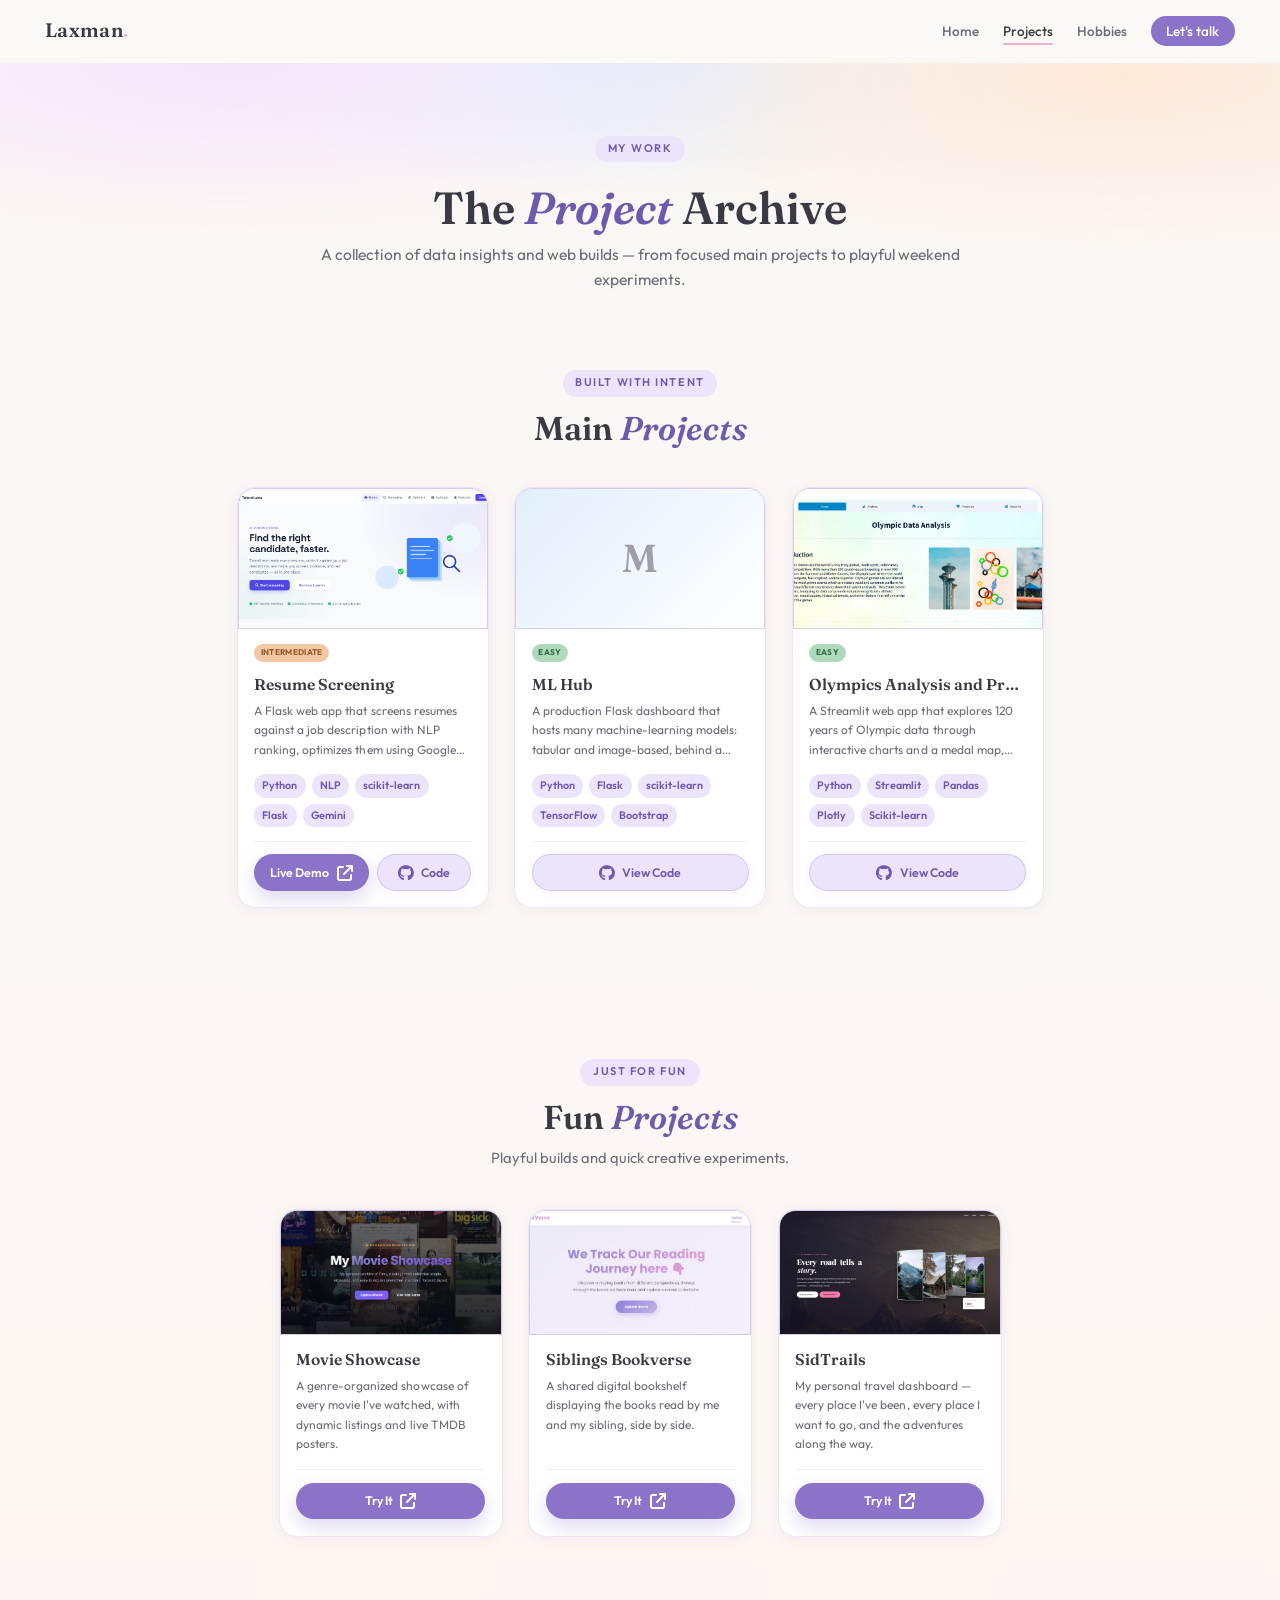
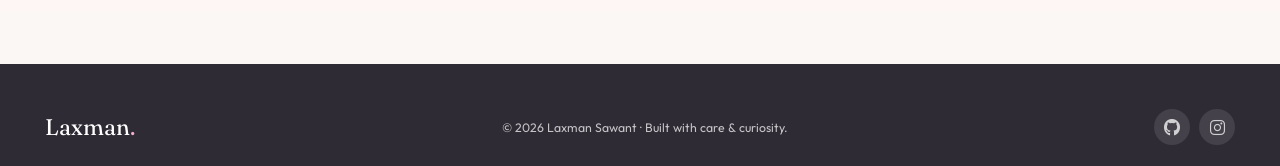
<file: projects.html>
<!DOCTYPE html>
<html lang="en">
<head>
  <meta charset="UTF-8" />
  <meta name="viewport" content="width=device-width, initial-scale=1.0" />
  <title>Projects · Laxman Sawant</title>
  <link rel="preconnect" href="https://fonts.googleapis.com">
  <link rel="preconnect" href="https://fonts.gstatic.com" crossorigin>
  <link rel="preconnect" href="https://cdnjs.cloudflare.com" crossorigin>
  <link href="https://fonts.googleapis.com/css2?family=Fraunces:ital,opsz,wght@0,9..144,400..600;1,9..144,400..600&family=Outfit:wght@300;400;500;600;700&display=swap" rel="stylesheet">
  <link rel="stylesheet" href="https://cdnjs.cloudflare.com/ajax/libs/font-awesome/6.7.2/css/all.min.css">
  <link rel="stylesheet" href="css/style.css" />
  <link rel="stylesheet" href="css/projects.css" />
</head>
<body>

  <nav class="navbar" id="navbar">
    <div class="nav-inner">
      <a href="index.html" class="nav-logo">Laxman<span>.</span></a>
      <button class="hamburger" id="hamburger" aria-label="Menu"><span></span><span></span><span></span></button>
      <ul class="nav-links" id="navLinks">
        <li><a href="index.html">Home</a></li>
        <li><a href="projects.html" class="active">Projects</a></li>
        <li><a href="hobbies.html">Hobbies</a></li>
        <li><a href="index.html#contact" class="nav-cta">Let's talk</a></li>
      </ul>
    </div>
  </nav>

  <header class="page-hero">
    <div class="shell">
      <span class="eyebrow">My work</span>
      <h1 class="page-title">The <em>Project</em> Archive</h1>
      <p class="page-desc">A collection of data insights and web builds — from focused main projects to playful weekend experiments.</p>
    </div>
  </header>

  <main>
    <!-- main projects -->
    <section class="section" id="main-projects">
      <div class="shell-fluid">
        <div class="section-head reveal">
          <span class="eyebrow">Built with intent</span>
          <h2 class="section-title">Main <em>Projects</em></h2>
        </div>
        <div class="projects-grid" id="mainProjectsGrid"></div>
      </div>
    </section>

    <!-- fun projects -->
    <section class="section fun-section" id="fun-projects">
      <div class="shell-fluid">
        <div class="section-head reveal">
          <span class="eyebrow">Just for fun</span>
          <h2 class="section-title">Fun <em>Projects</em></h2>
          <p class="section-sub">Playful builds and quick creative experiments.</p>
        </div>
        <div class="projects-grid fun-grid" id="funProjectsGrid"></div>
      </div>
    </section>
  </main>

  <footer class="footer">
    <div class="shell">
      <div class="footer-bottom" style="border:none;">
        <span class="footer-logo">Laxman<span>.</span></span>
        <p>© 2026 Laxman Sawant · Built with care &amp; curiosity.</p>
        <div class="social-icons">
          <a class="social-icon" href="https://github.com/LaxmanSidhu" target="_blank" rel="noopener" aria-label="GitHub"><i class="fa-brands fa-github"></i></a>
          <a class="social-icon" href="https://www.instagram.com/sawant_sidhu/" target="_blank" rel="noopener" aria-label="Instagram"><i class="fa-brands fa-instagram"></i></a>
        </div>
      </div>
    </div>
  </footer>

  <!-- Markup templates: the project cards and modal are built from these -->
  <template id="tpl-project-card">
    <article class="project-card reveal" tabindex="0" role="button">
      <div class="card-thumb"></div>
      <div class="card-body">
        <span class="card-badge"></span>
        <h3 class="card-title"></h3>
        <p class="card-desc"></p>
        <div class="card-tech"></div>
        <div class="card-actions"></div>
      </div>
    </article>
  </template>

  <template id="tpl-thumb-img"><img loading="lazy" decoding="async"></template>
  <template id="tpl-thumb-placeholder"><div class="thumb-placeholder"><span></span></div></template>
  <template id="tpl-badge"><span class="card-badge"></span></template>
  <template id="tpl-tag"><span></span></template>

  <template id="tpl-btn-demo">
    <a class="btn btn-primary" target="_blank" rel="noopener"><span class="btn-label"></span> <i class="fa-solid fa-arrow-up-right-from-square"></i></a>
  </template>
  <template id="tpl-btn-code">
    <a class="btn btn-outline" target="_blank" rel="noopener"><i class="fa-brands fa-github"></i> <span class="btn-label"></span></a>
  </template>

  <template id="tpl-empty-note">
    <p class="empty-note">No projects added yet — open <code>js/config/projects-config.js</code> to add one.</p>
  </template>

  <template id="tpl-project-modal">
    <div class="pm-overlay" role="dialog" aria-modal="true" aria-labelledby="pmTitle">
      <div class="pm-dialog">
        <button class="pm-close" aria-label="Close"><i class="fa-solid fa-xmark"></i></button>
        <div class="pm-scroll">
          <div class="pm-thumb"></div>
          <div class="pm-body">
            <div class="pm-badge"></div>
            <h2 class="pm-title" id="pmTitle"></h2>
            <p class="pm-shortdesc"></p>
            <div class="pm-tech"></div>
            <div class="pm-longdesc"></div>
            <div class="pm-actions"></div>
          </div>
        </div>
        <div class="pm-scrollhint" aria-hidden="true"><i class="fa-solid fa-angles-down"></i></div>
      </div>
    </div>
  </template>

  <script defer src="js/main/main.js"></script>
  <script defer src="js/config/projects-config.js"></script>
  <script defer src="js/main/projects-render.js"></script>
</body>
</html>
</file>
<file: css/style.css>
/* style.css — shared design system */

:root {
  /* — Pastel palette (soft, multi-shade) — */
  --bg:           #fbf7f4;   /* warm blush-cream */
  --bg-2:         #f6f1fa;   /* faint lilac tint for alt sections */
  --surface:      #ffffff;

  --blush:        #fce4ee;   --blush-deep:   #f3aecb;
  --rose:         #fde1e8;   --rose-deep:    #f2a3b8;
  --peach:        #fde9da;   --peach-deep:   #f1bd95;
  --butter:       #fcf3d6;   --butter-deep:  #e9cd86;
  --sage:         #dff2e6;   --sage-deep:    #9fd6b3;
  --mint:         #d8f1ec;   --mint-deep:    #93d3c6;
  --sky:          #e1eefb;   --sky-deep:     #a3cbed;
  --lavender:     #ece4fb;   --lavender-deep:#c3aef0;
  --lilac:        #f3e6fb;   --lilac-deep:   #d6a8ec;

  --plum:         #8a73c9;   /* primary accent (muted) */
  --plum-deep:    #6f59ad;

  /* — Ink — */
  --text:         #3a3a44;
  --text-soft:    #6b6b78;
  --text-faint:   #9a9aa6;
  --line:         rgba(60, 50, 70, 0.08);

  /* — Form — */
  --radius:       18px;
  --radius-sm:    12px;
  --radius-pill:  999px;
  --shadow-sm:    0 2px 14px rgba(90, 70, 90, 0.06);
  --shadow:       0 14px 40px rgba(90, 70, 90, 0.09);
  --nav-h:        62px;
  --maxw:         1340px;   /* global content cap — centered on large screens */

  /* — Type — */
  --font-display: 'Fraunces', Georgia, 'Times New Roman', serif;
  --font-body:    'Outfit', -apple-system, BlinkMacSystemFont, sans-serif;

  /* base size kept modest so nothing looks "zoomed in" at 100% */
  font-size: 15px;
}

*, *::before, *::after { box-sizing: border-box; margin: 0; padding: 0; }

html { scroll-behavior: smooth; }
section[id], header[id] { scroll-margin-top: 76px; }

body {
  font-family: var(--font-body);
  background: var(--bg);
  color: var(--text);
  line-height: 1.6;
  overflow-x: hidden;
  -webkit-font-smoothing: antialiased;
}

img, video { display: block; max-width: 100%; }

a { color: inherit; }

/* — content shell: centered, capped on large screens, padded — */
.shell { width: 100%; max-width: var(--maxw); margin-inline: auto; padding-inline: clamp(1.1rem, 5vw, 3rem); }

/* — fluid shell: full width, no cap (for card grids that should fill the screen) — */
.shell-fluid { width: 100%; padding-inline: clamp(1.1rem, 5vw, 3rem); }

/* — opt-in narrower caps for single-column blocks — */
.constrain { max-width: 760px; margin-inline: auto; }
.constrain-wide { max-width: 980px; margin-inline: auto; }

/* — shared inner page header (Projects / Hobbies) — */
.page-hero {
  position: relative; overflow: hidden; text-align: center;
  padding: clamp(3rem, 7vw, 4.8rem) 0 clamp(2.4rem, 5vw, 3.4rem);
  background:
    radial-gradient(80% 120% at 18% 0%, var(--lilac) 0%, transparent 55%),
    radial-gradient(80% 120% at 88% 5%, var(--peach) 0%, transparent 55%),
    radial-gradient(70% 120% at 50% 0%, var(--sky) 0%, transparent 45%),
    var(--bg);
}
.page-hero .shell { max-width: 760px; }
.page-title {
  font-family: var(--font-display); font-weight: 600;
  font-size: clamp(2rem, 5vw, 3rem); line-height: 1.08; margin: .55rem 0 .6rem;
}
.page-title em { font-style: italic; color: var(--plum-deep); }
.page-desc { color: var(--text-soft); font-size: 1.04rem; line-height: 1.6; }

/* Buttons */
.btn {
  display: inline-flex; align-items: center; justify-content: center; gap: 0.5rem;
  padding: 0.62rem 1.3rem; border-radius: var(--radius-pill);
  font-family: var(--font-body); font-weight: 600; font-size: 0.9rem;
  text-decoration: none; cursor: pointer; border: 1.5px solid transparent;
  transition: transform .25s ease, box-shadow .25s ease, background .25s ease, color .25s ease;
  white-space: nowrap;
}
.btn i { font-size: 16px; }
.btn-primary { background: var(--plum); color: #fff; box-shadow: 0 8px 20px rgba(138,115,201,.28); }
.btn-primary:hover { background: var(--plum-deep); transform: translateY(-2px); box-shadow: 0 12px 26px rgba(138,115,201,.36); }
.btn-soft { background: var(--surface); color: var(--plum-deep); box-shadow: var(--shadow-sm); }
.btn-soft:hover { transform: translateY(-2px); box-shadow: var(--shadow); }
.btn-outline { background: transparent; border-color: var(--line); color: var(--text); }
.btn-outline:hover { border-color: var(--plum); color: var(--plum-deep); transform: translateY(-2px); }
.btn-sm { padding: 0.5rem 1rem; font-size: 0.82rem; }
.btn-block { width: 100%; }

/* Navbar */
.navbar {
  position: sticky; top: 0; z-index: 900;
  background: rgba(251, 249, 246, 0.82);
  -webkit-backdrop-filter: blur(12px); backdrop-filter: blur(12px);
  border-bottom: 1px solid transparent;
  transition: border-color .3s, box-shadow .3s, background .3s;
}
.navbar.scrolled {
  border-bottom-color: var(--line);
  box-shadow: 0 6px 24px rgba(90,70,90,.06);
  background: rgba(251, 249, 246, 0.94);
}
.nav-inner {
  height: var(--nav-h); display: flex; align-items: center; justify-content: space-between;
  width: 100%; max-width: var(--maxw); margin-inline: auto;
  padding-inline: clamp(1.1rem, 5vw, 3rem);
}
.nav-logo {
  font-family: var(--font-display); font-weight: 600; font-size: 1.3rem;
  letter-spacing: .3px; color: var(--text); text-decoration: none;
}
.nav-logo span { color: var(--blush-deep); }
.nav-links { display: flex; align-items: center; gap: 1.6rem; list-style: none; }
.nav-links a {
  position: relative; font-size: 0.9rem; font-weight: 500;
  color: var(--text-soft); text-decoration: none; transition: color .22s;
}
.nav-links a::after {
  content: ''; position: absolute; left: 0; right: 0; bottom: -5px; height: 2px;
  background: var(--blush-deep); border-radius: 2px; transform: scaleX(0);
  transform-origin: left; transition: transform .25s;
}
.nav-links a:hover, .nav-links a.active { color: var(--text); }
.nav-links a:hover::after, .nav-links a.active::after { transform: scaleX(1); }
.nav-cta {
  background: var(--plum); color: #fff !important; padding: 0.42rem 1.05rem;
  border-radius: var(--radius-pill);
}
.nav-cta::after { display: none !important; }
.nav-cta:hover { background: var(--plum-deep); }

.hamburger { display: none; flex-direction: column; gap: 5px; background: none; border: none; cursor: pointer; padding: 5px; }
.hamburger span { display: block; width: 23px; height: 2px; background: var(--text); border-radius: 2px; transition: .3s; }
.hamburger.active span:nth-child(1) { transform: translateY(7px) rotate(45deg); }
.hamburger.active span:nth-child(2) { opacity: 0; }
.hamburger.active span:nth-child(3) { transform: translateY(-7px) rotate(-45deg); }

/* Section headers */
.section { padding-block: clamp(3rem, 7vw, 5rem); }
.section-head { text-align: center; margin-bottom: 2.6rem; }
.eyebrow {
  display: inline-block; font-size: 0.74rem; font-weight: 600; letter-spacing: .14em;
  text-transform: uppercase; color: var(--plum-deep);
  background: var(--lavender); padding: 0.3rem 0.85rem; border-radius: var(--radius-pill);
  margin-bottom: 0.9rem;
}
.section-title {
  font-family: var(--font-display); font-weight: 600;
  font-size: clamp(1.6rem, 3.4vw, 2.2rem); line-height: 1.15; color: var(--text);
}
.section-title em { font-style: italic; color: var(--plum-deep); }
.section-sub { color: var(--text-soft); margin-top: 0.6rem; font-size: 0.98rem; }

/* Footer */
.footer { background: #2f2b35; color: rgba(255,255,255,.72); padding-block: 3rem 1.4rem; margin-top: 3.5rem; }
.footer-top {
  display: flex; flex-wrap: wrap; gap: 2rem 3rem; align-items: flex-start;
  justify-content: space-between; padding-bottom: 2rem;
  border-bottom: 1px solid rgba(255,255,255,.1); margin-bottom: 1.4rem;
}
.footer-brand { max-width: 320px; }
.footer-logo { font-family: var(--font-display); font-size: 1.5rem; color: #fff; }
.footer-logo span { color: var(--blush-deep); }
.footer-brand p { margin-top: .6rem; font-size: .9rem; line-height: 1.6; }
.footer-col h4 { color: #fff; font-size: .82rem; letter-spacing: .08em; text-transform: uppercase; margin-bottom: .85rem; }
.footer-col ul { list-style: none; display: flex; flex-direction: column; gap: .55rem; }
.footer-col a { color: rgba(255,255,255,.62); text-decoration: none; font-size: .9rem; transition: color .2s; }
.footer-col a:hover { color: var(--blush-deep); }
.footer-bottom { display: flex; flex-wrap: wrap; gap: 1rem; align-items: center; justify-content: space-between; font-size: .82rem; }
.social-icons { display: flex; gap: .6rem; }
.social-icon {
  width: 36px; height: 36px; border-radius: 50%; background: rgba(255,255,255,.1);
  display: flex; align-items: center; justify-content: center; color: rgba(255,255,255,.75);
  text-decoration: none; transition: .25s;
}
.social-icon i { font-size: 17px; }
.social-icon:hover { background: var(--blush-deep); color: #2f2b35; transform: translateY(-2px); }

/* Scroll reveal */
/* Hidden only once JS marks the page ready, so content shows if JS is off */
.reveal { transition: opacity .6s ease, transform .6s ease; }
html.reveal-on .reveal { opacity: 0; transform: translateY(22px); }
html.reveal-on .reveal.visible { opacity: 1; transform: none; }
@media (prefers-reduced-motion: reduce) {
  html.reveal-on .reveal { opacity: 1; transform: none; }
}

/* Responsive nav */
@media (max-width: 720px) {
  .hamburger { display: flex; }
  .nav-links {
    display: none; position: absolute; top: var(--nav-h); left: 0; right: 0;
    flex-direction: column; align-items: flex-start; gap: 1.1rem;
    padding: 1.3rem clamp(1.1rem, 5vw, 4rem) 1.6rem;
    background: rgba(251,249,246,.98); backdrop-filter: blur(12px);
    border-bottom: 1px solid var(--line); box-shadow: var(--shadow);
  }
  .nav-links.open { display: flex; }
  .nav-cta { width: 100%; text-align: center; }
}

/* Responsive section heads */
/* On phones, shrink the eyebrow/title/sub a touch and keep the pill on one line */
@media (max-width: 560px) {
  .section-head { margin-bottom: 1.9rem; }
  .eyebrow {
    font-size: .64rem; letter-spacing: .1em;
    padding: .26rem .7rem; margin-bottom: .7rem;
    white-space: nowrap;
  }
  .section-title { font-size: clamp(1.35rem, 6vw, 1.65rem); }
  .section-sub { font-size: .9rem; margin-top: .5rem; }
}

/* Responsive footer */
@media (max-width: 640px) {
  .footer-top { flex-flow: row wrap; align-items: flex-start; text-align: center; gap: 1.8rem 0; }
  .footer-brand { flex: 1 1 100%; max-width: none; }
  .footer-brand p { margin-inline: auto; }
  .footer-col { flex: 1 1 50%; max-width: 50%; text-align: center; }
  .footer-col ul { align-items: center; }
  .footer-bottom { flex-direction: column; justify-content: center; text-align: center; gap: .85rem; }
  .social-icons { justify-content: center; }
}
</file>
<file: css/projects.css>
/* projects.css — projects page */

/* Page header to first section spacing */
.page-hero { padding-bottom: clamp(1.2rem, 2.5vw, 1.8rem); }
#main-projects { padding-top: clamp(2.2rem, 4.5vw, 3.4rem); }

/* — grids: centered, cards keep a comfortable size — */
.projects-grid {
  display: flex; flex-wrap: wrap; justify-content: center; gap: 1.7rem;
}
.project-card {
  flex: 0 1 252px;
  background: var(--surface); border: 1.5px solid var(--lavender); border-radius: var(--radius);
  overflow: hidden; display: flex; flex-direction: column; box-shadow: var(--shadow-sm);
  transition: transform .35s cubic-bezier(.2,.7,.3,1), box-shadow .35s, border-color .35s;
}
.fun-grid .project-card { flex: 0 1 224px; }
.project-card:hover { transform: translateY(-8px); box-shadow: var(--shadow); border-color: var(--lavender-deep); }

.card-thumb {
  position: relative; aspect-ratio: 16 / 9; overflow: hidden; background: var(--lavender);
  border: 1px solid rgba(60, 50, 70, .12);
  border-top-left-radius: calc(var(--radius) - 1.5px);
  border-top-right-radius: calc(var(--radius) - 1.5px);
}
.card-thumb img { width: 100%; height: 100%; object-fit: cover; transition: transform .55s ease; }
.project-card:hover .card-thumb img { transform: scale(1.07); }

/* Pastel placeholder when a project has no thumbnail */
.thumb-placeholder {
  width: 100%; height: 100%; display: flex; align-items: center; justify-content: center;
  transition: transform .55s ease;
}
.project-card:hover .thumb-placeholder { transform: scale(1.05); }
.thumb-placeholder span {
  font-family: var(--font-display); font-size: 2.6rem; font-weight: 600; color: rgba(60,50,70,.45);
}
.tone-blush { background: linear-gradient(135deg, var(--blush), #fff); }
.tone-sky { background: linear-gradient(135deg, var(--sky), #fff); }
.tone-sage { background: linear-gradient(135deg, var(--sage), #fff); }
.tone-peach { background: linear-gradient(135deg, var(--peach), #fff); }
.tone-lilac { background: linear-gradient(135deg, var(--lilac), #fff); }
.tone-mint { background: linear-gradient(135deg, var(--mint), #fff); }
.tone-butter { background: linear-gradient(135deg, var(--butter), #fff); }
.tone-rose { background: linear-gradient(135deg, var(--rose), #fff); }

.card-badge {
  position: absolute; top: 11px; left: 11px; font-size: .55rem; font-weight: 700;
  letter-spacing: .04em; text-transform: uppercase; padding: .16rem .45rem;
  border-radius: var(--radius-pill); backdrop-filter: blur(4px);
}
.badge-easy         { background: rgba(169,214,182,.92); color: #2f6b46; }
.badge-intermediate { background: rgba(243,195,156,.92); color: #95592a; }
.badge-difficult    { background: rgba(246,160,170,.92); color: #9c3340; }

/* Badge sits inside the body, so reset the overlay styling to an inline pill */
.card-body .card-badge,
.pm-badge .card-badge {
  position: static; display: inline-flex; align-self: flex-start;
  backdrop-filter: none; margin-bottom: .85rem;
}
.pm-badge { display: flex; }

.card-body { padding: 1rem 1.1rem 1.1rem; display: flex; flex-direction: column; flex: 1; }
.card-title {
  font-family: var(--font-display); font-weight: 600; font-size: 1.05rem; line-height: 1.3;
  white-space: nowrap; overflow: hidden; text-overflow: ellipsis;
  margin-bottom: .4rem;
}
.card-desc {
  font-size: .8rem; color: var(--text-soft); line-height: 1.62; letter-spacing: .002em;
  margin-bottom: 1rem;
  /* Fixed 3-line height so the tag row sits at the same place on every card */
  display: -webkit-box; -webkit-line-clamp: 3; -webkit-box-orient: vertical;
  overflow: hidden; min-height: 3.9rem;
}
/* Fun cards have no keyword chips, so the description gets a roomier 4-line area. */
.fun-card .card-desc { -webkit-line-clamp: 4; min-height: 5.2rem; }
.card-tech { display: flex; flex-wrap: wrap; gap: .4rem; margin-bottom: .9rem; }
.card-tech span {
  font-size: .72rem; font-weight: 600; color: var(--plum-deep);
  background: var(--lavender); padding: .2rem .55rem; border-radius: var(--radius-pill);
}
.card-actions {
  display: flex; gap: .55rem; margin-top: auto;
  padding-top: .85rem; border-top: 1px solid var(--line);   /* light divider above the buttons */
}
.card-actions .btn { flex: 1; }

/* Code / View Code button */
.card-actions .btn-outline,
.pm-actions .btn-outline {
  background: var(--lavender);
  border-color: rgba(195, 174, 240, .55);
  color: var(--plum-deep);
  box-shadow: 0 2px 10px rgba(138, 115, 201, .08);
  transition: transform .25s ease, box-shadow .25s ease,
              background .25s ease, color .25s ease, border-color .25s ease;
}
.card-actions .btn-outline:hover,
.pm-actions .btn-outline:hover {
  background: #e3d7fa;
  border-color: var(--lavender-deep);
  color: #5a45a0;
  transform: translateY(-2px);
  box-shadow: 0 10px 22px rgba(138, 115, 201, .2);
}
.card-actions .btn-outline i,
.pm-actions .btn-outline i { transition: transform .25s ease; }
.card-actions .btn-outline:hover i,
.pm-actions .btn-outline:hover i { transform: scale(1.12); }

/* Divider between main & fun */
.fun-section { background: linear-gradient(180deg, var(--bg), #fdf6f4); }

.empty-note { text-align: center; color: var(--text-faint); font-size: .95rem; padding: 2rem 0; }

@media (max-width: 620px) {
  .projects-grid { gap: .8rem; }
  .project-card, .fun-grid .project-card { flex: 0 1 calc(50% - .4rem); min-width: 0; }
  .card-body { padding: .7rem .75rem .85rem; }
  .card-title { font-size: .95rem; margin-bottom: .32rem; }
  .card-desc { font-size: .74rem; line-height: 1.58; margin-bottom: .8rem; -webkit-line-clamp: 3; min-height: 3.5rem; }
  .fun-card .card-desc { -webkit-line-clamp: 4; min-height: 4.7rem; }
  .card-tech { gap: .3rem; margin-bottom: .7rem; }
  .card-tech span { font-size: .64rem; padding: .15rem .45rem; }
  .card-badge { font-size: .54rem; padding: .14rem .42rem; }
  .card-body .card-badge { margin-bottom: .7rem; }
  .card-actions { flex-direction: column; gap: .35rem; padding-top: .65rem; }
  .card-actions .btn { width: 100%; font-size: .73rem; padding: .4rem .55rem; gap: .35rem; }
  .card-actions .btn i { font-size: 13px; }
}

/* Project modal (pop-up card) */

/* Cards are clickable */
.project-card { cursor: pointer; }
.project-card:focus-visible { outline: 3px solid var(--lavender-deep); outline-offset: 3px; }

/* Inner links behave as links, not card clicks */
.card-actions .btn { cursor: pointer; }

/* overlay */
.pm-overlay {
  position: fixed; inset: 0; z-index: 1000;
  display: flex; align-items: center; justify-content: center;
  padding: clamp(1rem, 4vw, 2.5rem);
  background: rgba(48, 38, 58, 0.45); backdrop-filter: blur(6px);
  opacity: 0; visibility: hidden; transition: opacity .3s ease, visibility .3s ease;
}
.pm-overlay.open { opacity: 1; visibility: visible; }

/* dialog */
.pm-dialog {
  position: relative; width: min(860px, 100%); max-height: 90vh;
  overflow: hidden;
  background: var(--surface); border: 1.5px solid var(--lavender);
  border-radius: var(--radius); box-shadow: 0 30px 80px rgba(70, 50, 80, .35);
  transform: translateY(18px) scale(.97); opacity: 0;
  transition: transform .35s cubic-bezier(.2,.7,.3,1), opacity .35s ease;
}
.pm-overlay.open .pm-dialog { transform: none; opacity: 1; }

/* The whole card scrolls together inside here */
.pm-scroll {
  max-height: inherit; overflow-y: auto; -webkit-overflow-scrolling: touch;
  scroll-behavior: smooth;
}

/* Close button */
.pm-close {
  position: absolute; top: 12px; right: 12px; z-index: 3;
  width: 38px; height: 38px; display: flex; align-items: center; justify-content: center;
  border: none; border-radius: 50%; cursor: pointer;
  background: rgba(255,255,255,.85); color: var(--text); backdrop-filter: blur(4px);
  box-shadow: var(--shadow-sm); transition: transform .2s ease, background .2s ease;
}
.pm-close:hover { transform: rotate(90deg); background: #fff; color: var(--plum-deep); }
.pm-close i { font-size: 19px; }

/* Hero image inside the modal */
.pm-thumb {
  position: relative; width: 100%; aspect-ratio: 16 / 9;
  overflow: hidden; background: var(--lavender);
}
.pm-thumb img { width: 100%; height: 100%; object-fit: cover; }
.pm-thumb .thumb-placeholder { width: 100%; height: 100%; }
.pm-thumb .card-badge { top: 14px; left: 14px; }

/* Text body */
.pm-body {
  padding: 1.4rem clamp(1.3rem, 3vw, 2rem) 1.6rem;
  display: flex; flex-direction: column;
}
.pm-title {
  font-family: var(--font-display); font-weight: 600; line-height: 1.2;
  font-size: clamp(1.5rem, 3.5vw, 1.9rem); margin-bottom: .55rem;
}
.pm-shortdesc { font-size: .98rem; color: var(--text-soft); line-height: 1.6; margin-bottom: .9rem; }
.pm-tech { display: flex; flex-wrap: wrap; gap: .45rem; margin-bottom: 1.1rem; }
.pm-tech span {
  font-size: .76rem; font-weight: 600; color: var(--plum-deep);
  background: var(--lavender); padding: .25rem .65rem; border-radius: var(--radius-pill);
}

/* Rich-text long description */
.pm-longdesc {
  border-top: 1.5px solid var(--line); padding-top: 1.2rem; margin-top: .2rem;
  color: var(--text); font-size: .95rem; line-height: 1.7;
}
.pm-longdesc.loading { color: var(--text-faint); font-style: italic; }
.pm-longdesc > *:first-child { margin-top: 0; }
.pm-longdesc h2 { font-family: var(--font-display); font-size: 1.3rem; font-weight: 600; margin: 1.4rem 0 .6rem; }
.pm-longdesc h3 { font-family: var(--font-display); font-size: 1.12rem; font-weight: 600; margin: 1.25rem 0 .5rem; }
.pm-longdesc h4 { font-size: 1rem; font-weight: 700; color: var(--plum-deep); margin: 1.1rem 0 .4rem; letter-spacing: .01em; }
.pm-longdesc p { margin: 0 0 .85rem; }
.pm-longdesc strong, .pm-longdesc b { font-weight: 700; color: var(--text); }
.pm-longdesc em, .pm-longdesc i { font-style: italic; }
.pm-longdesc a { color: var(--plum-deep); text-decoration: underline; text-underline-offset: 2px; font-weight: 600; }
.pm-longdesc a:hover { color: var(--plum); }
.pm-longdesc ul, .pm-longdesc ol { margin: 0 0 .95rem; padding-left: 1.4rem; }
.pm-longdesc li { margin-bottom: .4rem; }
.pm-longdesc ul li::marker { color: var(--lavender-deep); }
.pm-longdesc ol li::marker { color: var(--plum-deep); font-weight: 600; }
.pm-longdesc blockquote {
  margin: 0 0 1rem; padding: .65rem 1rem; border-left: 3px solid var(--lavender-deep);
  background: var(--bg-2); border-radius: 0 var(--radius-sm) var(--radius-sm) 0;
  color: var(--text-soft); font-style: italic;
}
.pm-longdesc code {
  font-family: ui-monospace, SFMono-Regular, Menlo, monospace; font-size: .85em;
  background: var(--lavender); color: var(--plum-deep); padding: .12rem .4rem; border-radius: 6px;
}
.pm-longdesc pre {
  background: #2e2740; color: #f3eefb; padding: 1rem; border-radius: var(--radius-sm);
  overflow-x: auto; margin: 0 0 1rem; font-size: .85rem; line-height: 1.55;
}
.pm-longdesc pre code { background: none; color: inherit; padding: 0; }
.pm-longdesc img { border-radius: var(--radius-sm); margin: .4rem 0 1rem; }
.pm-longdesc hr { border: none; border-top: 1.5px solid var(--line); margin: 1.4rem 0; }

/* Modal actions */
.pm-actions { display: flex; gap: .7rem; margin-top: 1.4rem; flex-wrap: wrap; }
.pm-actions .btn { flex: 1; min-width: 140px; }

/* "Scroll for more" hint, shown while content is below */
.pm-scrollhint {
  position: absolute; left: 0; right: 0; bottom: 0; height: 70px;
  display: flex; align-items: flex-end; justify-content: center; padding-bottom: 9px;
  pointer-events: none; opacity: 0; transition: opacity .3s ease;
  background: linear-gradient(to bottom, rgba(255,255,255,0), var(--surface) 80%);
  border-radius: 0 0 var(--radius) var(--radius);
}
.pm-overlay.can-scroll .pm-scrollhint { opacity: 1; }
.pm-scrollhint i {
  font-size: 24px; color: var(--plum-deep);
  animation: pmBounce 1.5s ease-in-out infinite;
}
@keyframes pmBounce { 0%, 100% { transform: translateY(0); } 50% { transform: translateY(5px); } }
@media (prefers-reduced-motion: reduce) {
  .pm-scrollhint i { animation: none; }
}

/* Lock the page behind the modal */
body.pm-lock { overflow: hidden; }

@media (max-width: 620px) {
  .pm-dialog { max-height: 92vh; }
  .pm-actions { flex-direction: column; }
  .pm-actions .btn { width: 100%; }
}
</file>
